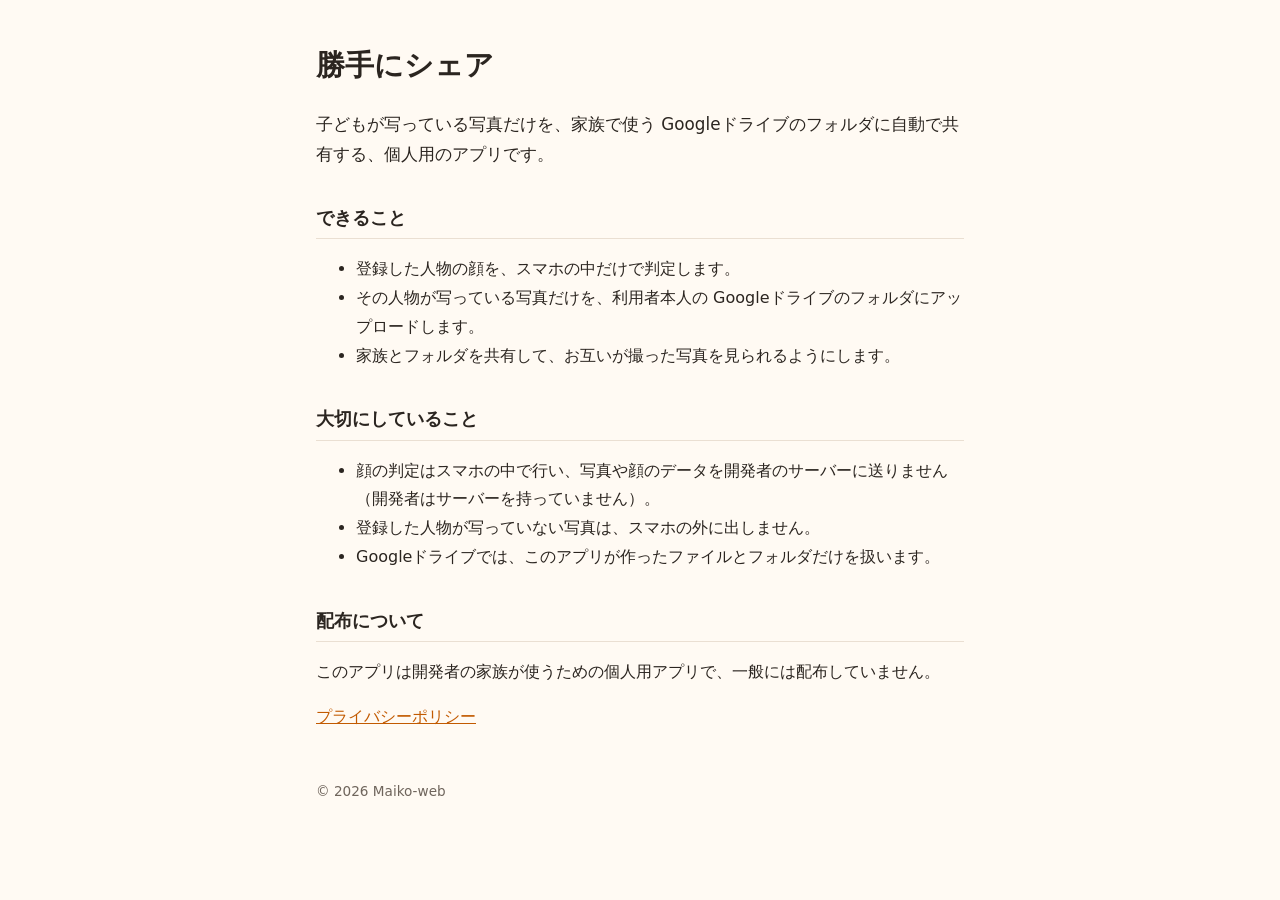
<file: index.html>
<!doctype html>
<html lang="ja">
<head>
  <meta charset="utf-8">
  <meta name="viewport" content="width=device-width, initial-scale=1">
  <title>勝手にシェア</title>
  <meta name="description" content="子どもが写っている写真だけを、家族のGoogleドライブに自動で共有する個人用アプリ">
  <link rel="stylesheet" href="style.css">
</head>
<body>
  <main>
    <h1>勝手にシェア</h1>
    <p class="lead">子どもが写っている写真だけを、家族で使う Googleドライブのフォルダに自動で共有する、個人用のアプリです。</p>

    <h2>できること</h2>
    <ul>
      <li>登録した人物の顔を、スマホの中だけで判定します。</li>
      <li>その人物が写っている写真だけを、利用者本人の Googleドライブのフォルダにアップロードします。</li>
      <li>家族とフォルダを共有して、お互いが撮った写真を見られるようにします。</li>
    </ul>

    <h2>大切にしていること</h2>
    <ul>
      <li>顔の判定はスマホの中で行い、写真や顔のデータを開発者のサーバーに送りません（開発者はサーバーを持っていません）。</li>
      <li>登録した人物が写っていない写真は、スマホの外に出しません。</li>
      <li>Googleドライブでは、このアプリが作ったファイルとフォルダだけを扱います。</li>
    </ul>

    <h2>配布について</h2>
    <p>このアプリは開発者の家族が使うための個人用アプリで、一般には配布していません。</p>

    <p><a href="privacy.html">プライバシーポリシー</a></p>
  </main>
  <footer>
    <p>&copy; 2026 Maiko-web</p>
  </footer>
</body>
</html>
</file>
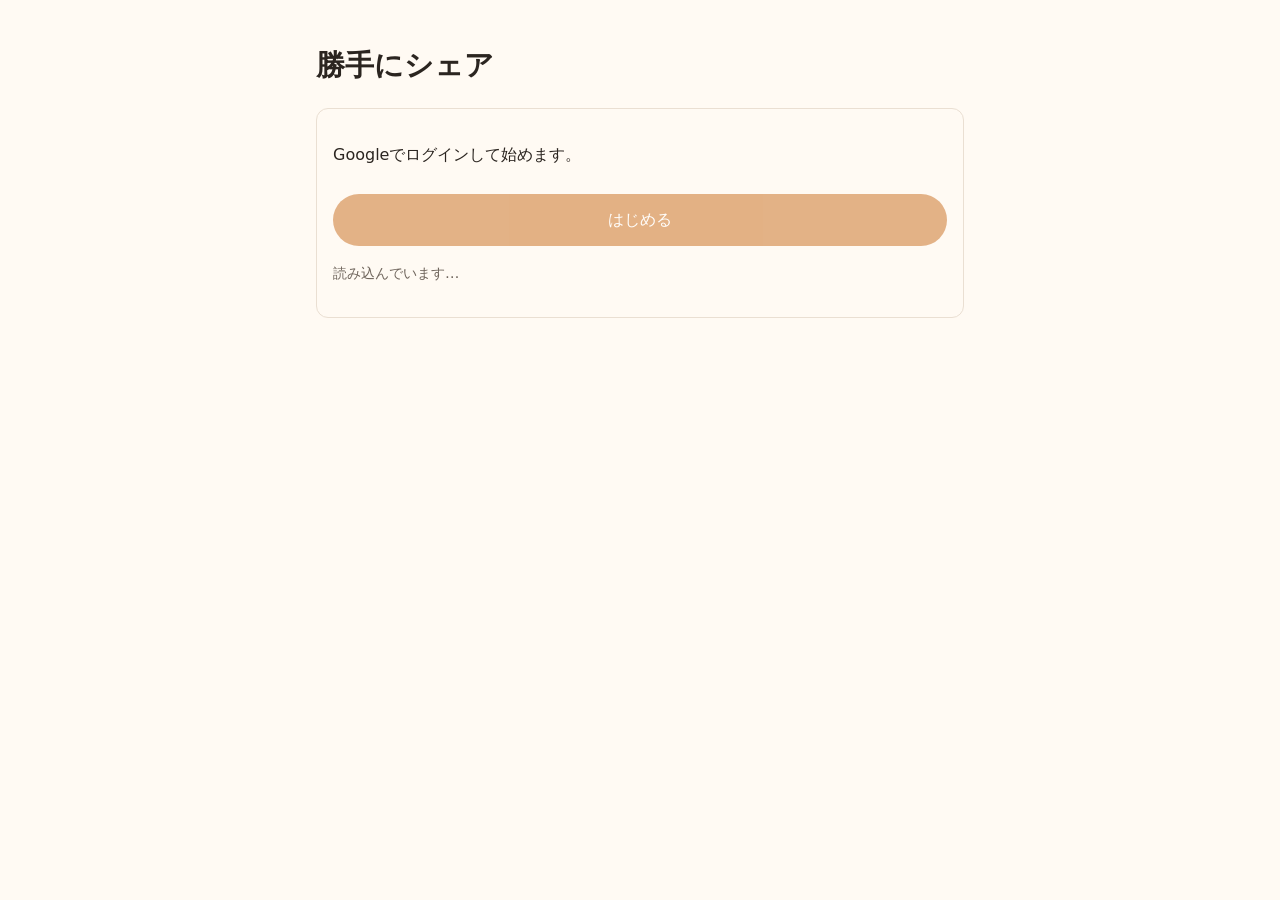
<file: app/index.html>
<!doctype html>
<html lang="ja">
<head>
  <meta charset="utf-8">
  <meta name="viewport" content="width=device-width, initial-scale=1, viewport-fit=cover">
  <meta name="robots" content="noindex">
  <meta name="apple-mobile-web-app-title" content="勝手にシェア">
  <meta name="theme-color" content="#ffb977">
  <title>勝手にシェア</title>
  <link rel="stylesheet" href="../style.css">
  <link rel="stylesheet" href="app.css?v=w9">
</head>
<body>
  <main>
    <h1>勝手にシェア</h1>

    <!-- はじめる（ログイン） -->
    <section class="card" id="startCard">
      <p id="startText">Googleでログインして始めます。</p>
      <button id="start" disabled>はじめる</button>
      <p class="muted" id="startStatus">読み込んでいます…</p>
    </section>

    <!-- 初回の参加手順 -->
    <section class="card" id="setupCard" hidden>
      <h2>はじめての設定</h2>
      <p>共有フォルダ「勝手にシェア」を使えるようにします。最初の1回だけです。</p>
      <div class="step">
        <h3>1. 共有フォルダを選ぶ</h3>
        <p class="muted">開いた画面で「勝手にシェア」を1回タップして選び、「選択」を押してください。</p>
        <p class="picked" id="folderPicked">未選択</p>
        <button id="pickFolder">フォルダを選ぶ</button>
        <button class="secondary" id="pickFolderAlt">一覧が空のとき：別の表示で探す</button>
      </div>
      <div class="step">
        <h3>2. 顔データを選ぶ</h3>
        <p class="muted">開いた画面で「face-data.json」を選び、「選択」を押してください。</p>
        <p class="picked" id="facePicked">未選択</p>
        <button id="pickFace">顔データを選ぶ</button>
        <button class="secondary" id="pickFaceAlt">一覧が空のとき：名前で探す</button>
      </div>
      <p class="muted" id="pickerLog"></p>
      <p class="muted">どちらの画面も空のときは、iPhone の「設定」→「アプリ」→「Safari」→「サイト越えトラッキングを防ぐ」を一時的にオフにして試してください（終わったらオンに戻してください）。</p>
    </section>

    <!-- ホーム -->
    <section id="homeCard" hidden>
      <div class="card">
        <p class="muted" id="who"></p>
        <p id="faceInfo"></p>
        <p id="lastInfo" class="muted"></p>
        <!-- 受け取る形式をはっきり書くと、iPhone は形式を変換せずに元のファイルを渡すため、速く・軽くなる -->
        <input type="file" id="shareFiles" accept="image/heic,image/heif,image/jpeg,image/png" multiple hidden>
        <input type="file" id="shareVideos" accept="video/quicktime,video/mp4" multiple hidden>
        <button id="share">写真を共有する</button>
        <button id="shareVideo">動画を共有する</button>
        <p class="muted">共有済みのものは自動で飛ばすので、多めに選んで大丈夫です。1回の目安は、写真は50枚、動画は5本くらいまでです。</p>
        <button class="secondary" id="openFolder">共有フォルダを開く（みんなの写真）</button>
        <button class="secondary" id="openTest">判定の試験（アップロードしない）</button>
      </div>

      <div class="card" id="shareCard" hidden>
        <h2>共有</h2>
        <p id="shareStatus"></p>
        <progress id="shareProgress" max="1" value="0"></progress>
        <p class="muted" id="shareNote">処理が終わるまで、画面を開いたままにしてください。</p>
        <div id="reviewBox" hidden>
          <h3>要確認</h3>
          <p class="muted">判定が微妙だった写真です。「娘です」を押すと共有します。</p>
          <div id="reviewList"></div>
        </div>
      </div>

      <div class="card" id="testCard" hidden>
        <h2>判定の試験</h2>
        <p class="muted">写真を選ぶと、iPhone の中で顔を判定して分けます。アップロードはしません。初回だけ判定の部品（約40MB）を読み込むので、Wi-Fi のときに試してください。</p>
        <input type="file" id="testFiles" accept="image/heic,image/heif,image/jpeg,image/png" multiple hidden>
        <button id="pickTest">写真を選んで判定する</button>
        <p class="muted" id="testStatus"></p>
        <div id="testResult" hidden>
          <div class="tabs" id="testTabs"></div>
          <div class="grid" id="testGrid"></div>
          <button class="secondary" id="copyTest">結果をコピー</button>
          <pre id="testSummary"></pre>
        </div>
      </div>

      <div class="viewer" id="viewer" hidden>
        <img id="viewerImg" alt="">
        <video id="viewerVideo" controls playsinline hidden></video>
        <p id="viewerText"></p>
        <button class="secondary" id="viewerClose">閉じる</button>
      </div>

      <div class="card" id="joinCard" hidden>
        <h2>家族用の参加リンク</h2>
        <p>このリンクを家族に送ってください。家族はリンクを開いてログインし、最初の1回だけフォルダと顔データを選びます。</p>
        <button class="secondary" id="copyJoin">参加リンクをコピー</button>
        <pre id="joinLink"></pre>
      </div>

      <div class="card">
        <h2>ホーム画面に追加</h2>
        <p class="muted">Safari の共有ボタン（□に↑）→「ホーム画面に追加」で、アプリのように開けます。</p>
        <button class="secondary" id="reset">この端末の設定を消す</button>
      </div>
    </section>

    <p class="muted" id="message"></p>
  </main>

  <script src="app.js?v=w9"></script>
  <script src="https://accounts.google.com/gsi/client" async defer onload="gisLoaded()"></script>
  <script src="https://apis.google.com/js/api.js" async defer onload="gapiLoaded()"></script>
</body>
</html>
</file>
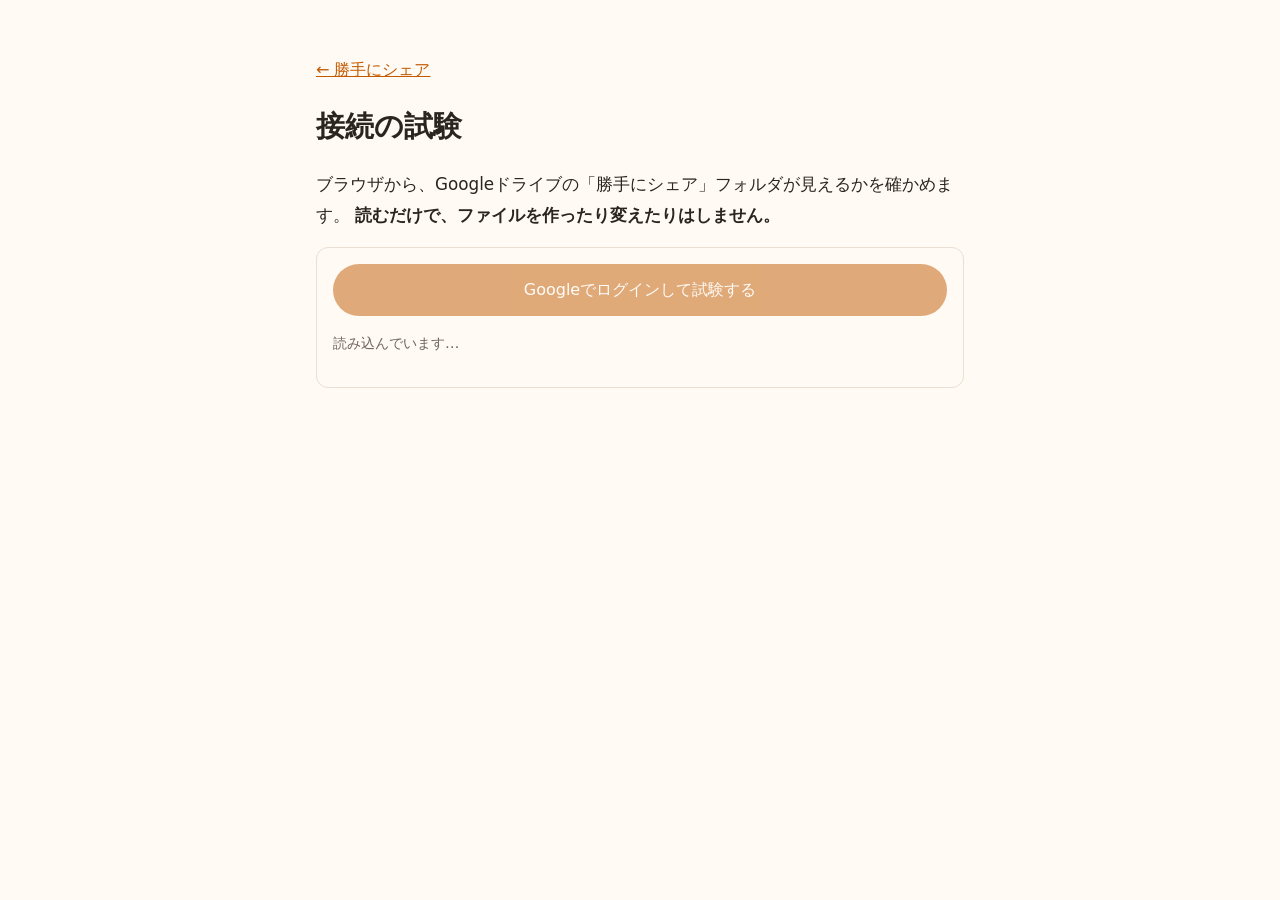
<file: test/index.html>
<!doctype html>
<html lang="ja">
<head>
  <meta charset="utf-8">
  <meta name="viewport" content="width=device-width, initial-scale=1">
  <meta name="robots" content="noindex">
  <title>接続の試験｜勝手にシェア</title>
  <link rel="stylesheet" href="../style.css">
  <style>
    .card { border: 1px solid var(--border); border-radius: 12px; padding: 16px; margin: 16px 0; }
    button {
      font: inherit; font-size: 1rem; padding: 12px 20px; border-radius: 999px; border: none;
      background: var(--accent); color: #fff; cursor: pointer; width: 100%;
    }
    button:disabled { opacity: 0.5; cursor: default; }
    button.secondary { background: transparent; color: var(--accent); border: 1px solid var(--accent); }
    table { width: 100%; border-collapse: collapse; font-size: 0.95rem; }
    th, td { text-align: left; padding: 8px 4px; border-bottom: 1px solid var(--border); vertical-align: top; }
    th { width: 2.2em; }
    .ok { color: #2e7d32; }
    .ng { color: #c62828; }
    .muted { color: var(--muted); font-size: 0.9rem; }
    pre { white-space: pre-wrap; word-break: break-all; font-size: 0.85rem;
          background: rgba(127,127,127,0.08); padding: 12px; border-radius: 8px; }
  </style>
</head>
<body>
  <main>
    <p><a href="../">← 勝手にシェア</a></p>
    <h1>接続の試験</h1>
    <p class="lead">ブラウザから、Googleドライブの「勝手にシェア」フォルダが見えるかを確かめます。
      <strong>読むだけで、ファイルを作ったり変えたりはしません。</strong></p>

    <div class="card">
      <button id="login" disabled>Googleでログインして試験する</button>
      <p class="muted" id="status">読み込んでいます…</p>
    </div>

    <div class="card" id="results" hidden>
      <h2 style="margin-top:0">結果</h2>
      <p id="who"></p>
      <table><tbody id="rows"></tbody></table>
      <p class="muted">下のボタンで結果をコピーして、Claude に貼り付けてください（メールアドレスや写真の名前は含みません）。</p>
      <button class="secondary" id="copy">結果をコピー</button>
      <pre id="summary"></pre>
    </div>

    <div class="card" id="join" hidden>
      <h2 style="margin-top:0">家族用の参加リンク</h2>
      <p>このリンクを家族に送ってください（LINE など）。家族がリンクを開くと、Googleのファイル選択画面に「勝手にシェア」フォルダと顔データだけが表示されます。</p>
      <p class="muted">リンクを知っていても、フォルダを共有されている人しか中身は見られません。</p>
      <button class="secondary" id="copyJoin">参加リンクをコピー</button>
      <pre id="joinLink"></pre>
    </div>
  </main>

  <script src="https://accounts.google.com/gsi/client" async defer onload="gisLoaded()"></script>
  <script>
    // Google Cloud「勝手にシェア Web」のクライアントID（公開しても問題ない識別番号）
    const CLIENT_ID = '105389208635-hchoa8luaeve7hf9bec6qf8o1krm4sns.apps.googleusercontent.com';
    const SCOPE = 'https://www.googleapis.com/auth/drive.file';
    const API = 'https://www.googleapis.com/drive/v3';
    const FOLDER_NAME = '勝手にシェア';
    const FOLDER_MIME = 'application/vnd.google-apps.folder';

    let tokenClient;
    let accessToken = null;
    const $ = (id) => document.getElementById(id);

    function gisLoaded() {
      tokenClient = google.accounts.oauth2.initTokenClient({
        client_id: CLIENT_ID,
        scope: SCOPE,
        callback: (resp) => {
          if (resp.error) {
            $('status').textContent = 'ログインできませんでした：' + resp.error;
            $('login').disabled = false;
            return;
          }
          accessToken = resp.access_token;
          runTests();
        },
        error_callback: (err) => {
          $('status').textContent = 'ログインの画面が開けませんでした：' + (err.type || err.message || err);
          $('login').disabled = false;
        },
      });
      $('login').disabled = false;
      $('status').textContent = 'ボタンを押すと、Googleのログイン画面が開きます。';
    }

    $('login').addEventListener('click', () => {
      $('login').disabled = true;
      $('status').textContent = 'ログインしています…';
      tokenClient.requestAccessToken();
    });

    async function drive(path, params = {}) {
      const url = new URL(API + path);
      for (const [k, v] of Object.entries(params)) url.searchParams.set(k, v);
      const res = await fetch(url, { headers: { Authorization: 'Bearer ' + accessToken } });
      const text = await res.text();
      if (!res.ok) throw new Error(res.status + ' ' + text.slice(0, 300));
      return text ? JSON.parse(text) : null;
    }

    function escapeQuery(s) { return s.replace(/\\/g, '\\\\').replace(/'/g, "\\'"); }

    async function runTests() {
      const results = [];
      const add = (name, ok, detail) => results.push({ name, ok, detail });
      $('status').textContent = '試験しています…';

      // 0. ログインしたアカウント
      let isOwnerAccount = null;
      try {
        const about = await drive('/about', { fields: 'user(emailAddress,displayName)' });
        $('who').textContent = 'ログイン中：' + about.user.emailAddress;
      } catch (e) {
        $('who').textContent = 'アカウントの情報を読めませんでした';
        add('アカウントの情報', false, String(e.message || e));
      }

      // 1. 共有フォルダ「勝手にシェア」が見えるか
      let folder = null;
      try {
        const r = await drive('/files', {
          q: `name = '${escapeQuery(FOLDER_NAME)}' and mimeType = '${FOLDER_MIME}' and trashed = false`,
          fields: 'files(id,name,ownedByMe,capabilities(canAddChildren))',
          spaces: 'drive',
          includeItemsFromAllDrives: 'true',
          supportsAllDrives: 'true',
        });
        const files = r.files || [];
        folder = files[0] || null;
        if (folder) isOwnerAccount = folder.ownedByMe === true;
        add('共有フォルダ「勝手にシェア」が見える', files.length > 0,
          files.length === 0 ? '見えません'
            : `${files.length}件見つかりました（持ち主：${folder.ownedByMe ? 'このアカウント' : '別のアカウント'}、中に追加：${folder.capabilities && folder.capabilities.canAddChildren ? 'できる' : 'できない'}）`);
      } catch (e) {
        add('共有フォルダ「勝手にシェア」が見える', false, String(e.message || e));
      }

      // 2. フォルダの中身（月ごとのフォルダなど）が見えるか
      if (folder) {
        try {
          const r = await drive('/files', {
            q: `'${folder.id}' in parents and trashed = false`,
            fields: 'files(name,mimeType)',
            pageSize: '50',
            spaces: 'drive',
          });
          const files = r.files || [];
          const folders = files.filter((f) => f.mimeType === FOLDER_MIME).length;
          add('フォルダの中身が見える', files.length > 0, `${files.length}件（うちフォルダ ${folders}件）`);
        } catch (e) {
          add('フォルダの中身が見える', false, String(e.message || e));
        }
      } else {
        add('フォルダの中身が見える', false, 'フォルダが見えないため試験していません');
      }

      // 3. 顔データ face-data.json を読めるか
      let faceId = null;
      try {
        const r = await drive('/files', {
          q: "name = 'face-data.json' and trashed = false",
          fields: 'files(id,modifiedTime)',
          spaces: 'drive',
        });
        const files = r.files || [];
        if (files.length === 0) {
          add('顔データを読める', false, '顔データのファイルが見えません');
        } else {
          faceId = files[0].id;
          const data = await drive('/files/' + files[0].id, { alt: 'media' });
          const persons = (data && data.persons) || [];
          const faces = persons.reduce((n, p) => n + ((p.faces || []).length), 0);
          add('顔データを読める', faces > 0, `人物 ${persons.length}人・顔 ${faces}件（最終更新 ${files[0].modifiedTime}）`);
        }
      } catch (e) {
        add('顔データを読める', false, String(e.message || e));
      }

      // 4. Android でアップロードした写真・動画が見えるか
      try {
        const r = await drive('/files', {
          q: "(mimeType contains 'image/' or mimeType contains 'video/') and trashed = false",
          fields: 'files(id,mimeType,thumbnailLink,appProperties)',
          pageSize: '100',
          spaces: 'drive',
        });
        const files = r.files || [];
        const fromAndroid = files.filter((f) => f.appProperties && f.appProperties.assetId).length;
        const videos = files.filter((f) => f.mimeType.startsWith('video/')).length;
        const thumbs = files.filter((f) => f.thumbnailLink).length;
        add('アップロードした写真・動画が見える', fromAndroid > 0,
          `${files.length}件（うち Android から ${fromAndroid}件・動画 ${videos}件・小さい画像あり ${thumbs}件。最大100件まで数えています）`);
      } catch (e) {
        add('アップロードした写真・動画が見える', false, String(e.message || e));
      }

      // 表示
      $('rows').innerHTML = '';
      for (const r of results) {
        const tr = document.createElement('tr');
        const th = document.createElement('th');
        th.textContent = r.ok ? '○' : '×';
        th.className = r.ok ? 'ok' : 'ng';
        const td = document.createElement('td');
        td.innerHTML = '<strong></strong><br><span class="muted"></span>';
        td.querySelector('strong').textContent = r.name;
        td.querySelector('span').textContent = r.detail;
        tr.append(th, td);
        $('rows').append(tr);
      }
      const ownerText = isOwnerAccount === null ? '不明' : (isOwnerAccount ? 'はい' : 'いいえ');
      $('summary').textContent =
        `接続の試験（${new Date().toLocaleString('ja-JP')}）\n` +
        `フォルダの持ち主のアカウントか：${ownerText}\n` +
        `端末：${navigator.userAgent}\n` +
        results.map((r) => `${r.ok ? '○' : '×'} ${r.name}：${r.detail}`).join('\n');
      $('results').hidden = false;
      // フォルダの持ち主なら、家族用の参加リンクを作る
      if (isOwnerAccount && folder && faceId) {
        const url = new URL('picker.html', location.href);
        url.searchParams.set('folder', folder.id);
        url.searchParams.set('face', faceId);
        $('joinLink').textContent = url.toString();
        $('join').hidden = false;
      }
      $('status').textContent = '試験が終わりました。';
      $('login').disabled = false;
      $('login').textContent = 'もう一度試験する';
    }

    $('copyJoin').addEventListener('click', async () => {
      try {
        await navigator.clipboard.writeText($('joinLink').textContent);
        $('copyJoin').textContent = 'コピーしました';
      } catch (_) {
        $('copyJoin').textContent = 'コピーできませんでした（下の文字を長押しで選んでください）';
      }
    });

    $('copy').addEventListener('click', async () => {
      try {
        await navigator.clipboard.writeText($('summary').textContent);
        $('copy').textContent = 'コピーしました';
      } catch (_) {
        $('copy').textContent = 'コピーできませんでした（下の文字を長押しで選んでください）';
      }
    });
  </script>
</body>
</html>
</file>
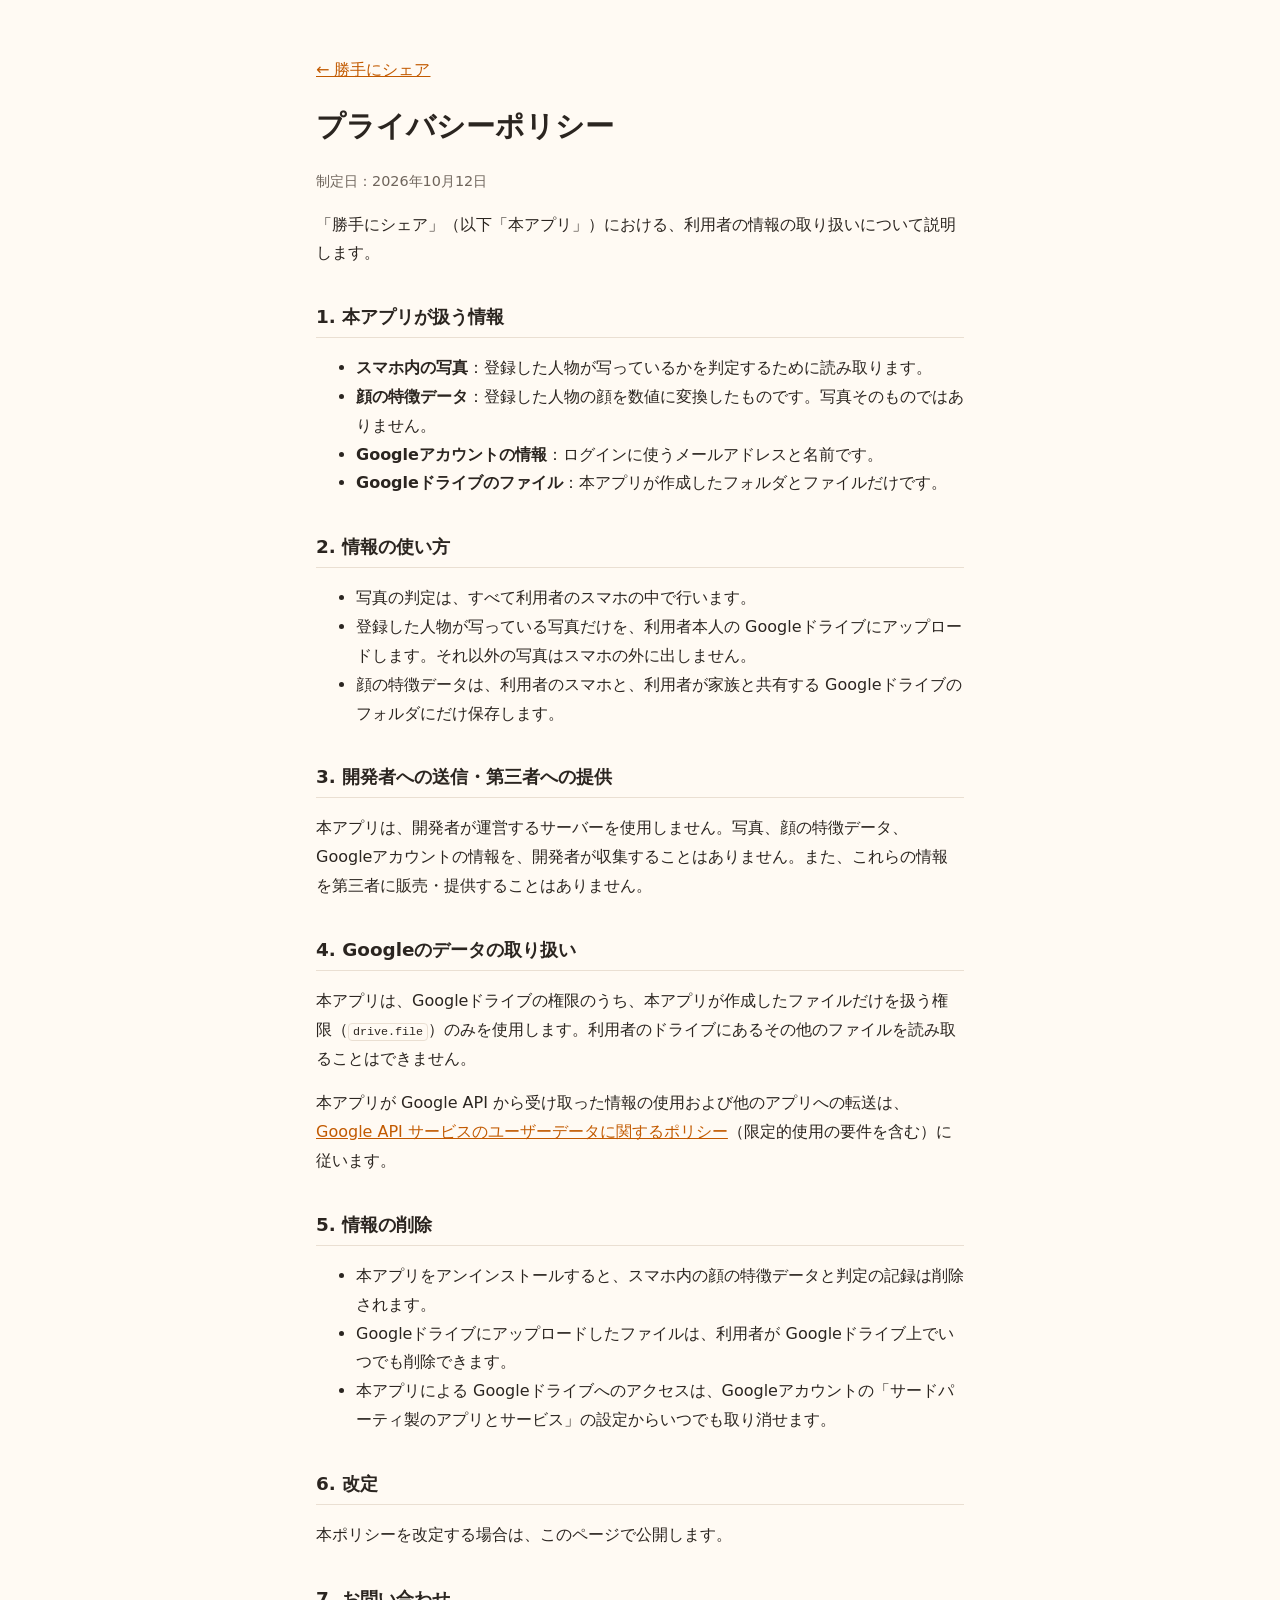
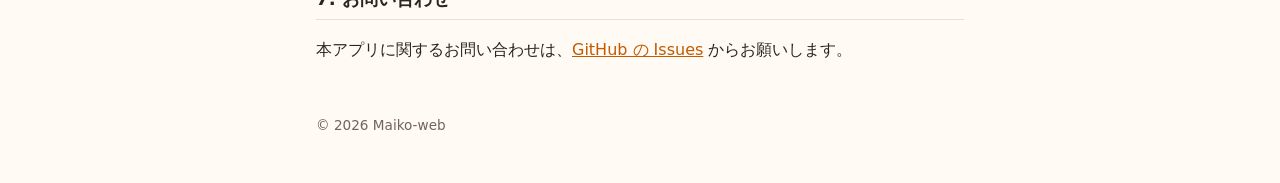
<file: privacy.html>
<!doctype html>
<html lang="ja">
<head>
  <meta charset="utf-8">
  <meta name="viewport" content="width=device-width, initial-scale=1">
  <title>プライバシーポリシー｜勝手にシェア</title>
  <link rel="stylesheet" href="style.css">
</head>
<body>
  <main>
    <p><a href="./">← 勝手にシェア</a></p>
    <h1>プライバシーポリシー</h1>
    <p class="meta">制定日：2026年10月12日</p>

    <p>「勝手にシェア」（以下「本アプリ」）における、利用者の情報の取り扱いについて説明します。</p>

    <h2>1. 本アプリが扱う情報</h2>
    <ul>
      <li><strong>スマホ内の写真</strong>：登録した人物が写っているかを判定するために読み取ります。</li>
      <li><strong>顔の特徴データ</strong>：登録した人物の顔を数値に変換したものです。写真そのものではありません。</li>
      <li><strong>Googleアカウントの情報</strong>：ログインに使うメールアドレスと名前です。</li>
      <li><strong>Googleドライブのファイル</strong>：本アプリが作成したフォルダとファイルだけです。</li>
    </ul>

    <h2>2. 情報の使い方</h2>
    <ul>
      <li>写真の判定は、すべて利用者のスマホの中で行います。</li>
      <li>登録した人物が写っている写真だけを、利用者本人の Googleドライブにアップロードします。それ以外の写真はスマホの外に出しません。</li>
      <li>顔の特徴データは、利用者のスマホと、利用者が家族と共有する Googleドライブのフォルダにだけ保存します。</li>
    </ul>

    <h2>3. 開発者への送信・第三者への提供</h2>
    <p>本アプリは、開発者が運営するサーバーを使用しません。写真、顔の特徴データ、Googleアカウントの情報を、開発者が収集することはありません。また、これらの情報を第三者に販売・提供することはありません。</p>

    <h2>4. Googleのデータの取り扱い</h2>
    <p>本アプリは、Googleドライブの権限のうち、本アプリが作成したファイルだけを扱う権限（<code>drive.file</code>）のみを使用します。利用者のドライブにあるその他のファイルを読み取ることはできません。</p>
    <p>本アプリが Google API から受け取った情報の使用および他のアプリへの転送は、<a href="https://developers.google.com/terms/api-services-user-data-policy" rel="noopener">Google API サービスのユーザーデータに関するポリシー</a>（限定的使用の要件を含む）に従います。</p>

    <h2>5. 情報の削除</h2>
    <ul>
      <li>本アプリをアンインストールすると、スマホ内の顔の特徴データと判定の記録は削除されます。</li>
      <li>Googleドライブにアップロードしたファイルは、利用者が Googleドライブ上でいつでも削除できます。</li>
      <li>本アプリによる Googleドライブへのアクセスは、Googleアカウントの「サードパーティ製のアプリとサービス」の設定からいつでも取り消せます。</li>
    </ul>

    <h2>6. 改定</h2>
    <p>本ポリシーを改定する場合は、このページで公開します。</p>

    <h2>7. お問い合わせ</h2>
    <p>本アプリに関するお問い合わせは、<a href="https://github.com/Maiko-web/katte-ni-share-site/issues" rel="noopener">GitHub の Issues</a> からお願いします。</p>
  </main>
  <footer>
    <p>&copy; 2026 Maiko-web</p>
  </footer>
</body>
</html>
</file>
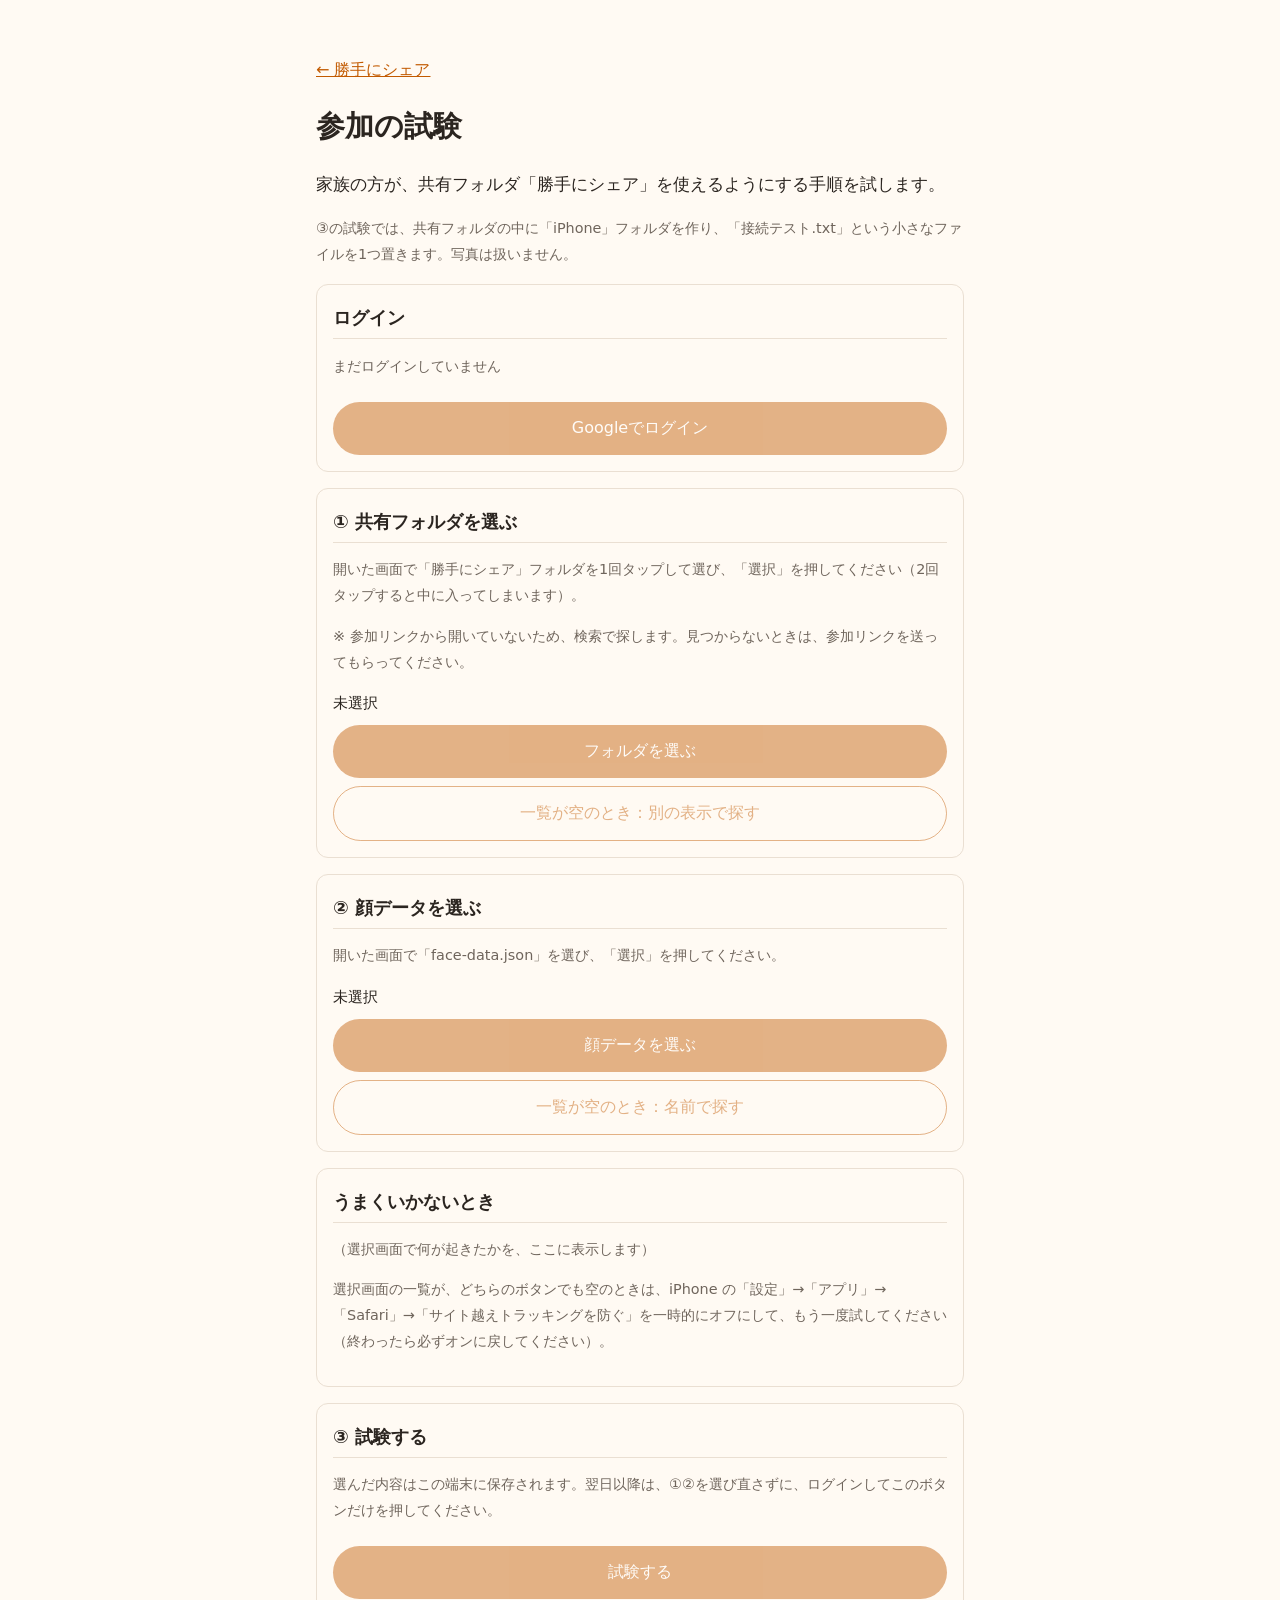
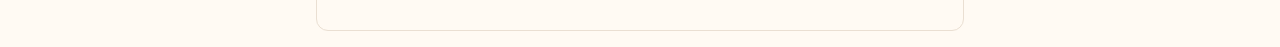
<file: test/picker.html>
<!doctype html>
<html lang="ja">
<head>
  <meta charset="utf-8">
  <meta name="viewport" content="width=device-width, initial-scale=1">
  <meta name="robots" content="noindex">
  <title>参加の試験｜勝手にシェア</title>
  <link rel="stylesheet" href="../style.css">
  <style>
    .card { border: 1px solid var(--border); border-radius: 12px; padding: 16px; margin: 16px 0; }
    .card h2 { margin-top: 0; }
    button {
      font: inherit; font-size: 1rem; padding: 12px 20px; border-radius: 999px; border: none;
      background: var(--accent); color: #fff; cursor: pointer; width: 100%; margin-top: 8px;
    }
    button:disabled { opacity: 0.45; cursor: default; }
    button.secondary { background: transparent; color: var(--accent); border: 1px solid var(--accent); }
    table { width: 100%; border-collapse: collapse; font-size: 0.95rem; }
    th, td { text-align: left; padding: 8px 4px; border-bottom: 1px solid var(--border); vertical-align: top; }
    th { width: 2.2em; }
    .ok { color: #2e7d32; }
    .ng { color: #c62828; }
    .muted { color: var(--muted); font-size: 0.9rem; }
    .picked { font-size: 0.95rem; margin: 8px 0 0; }
    pre { white-space: pre-wrap; word-break: break-all; font-size: 0.85rem;
          background: rgba(127,127,127,0.08); padding: 12px; border-radius: 8px; }
    /* スマホでは Google のファイル選択画面を全画面に広げる（はみ出して「選択」が押せなくならないように）。
       入れ物（.picker-dialog-content）が二重になっているため、外側を全画面に固定し、
       中の画面（iframe）を 100% にする（高さが潰れて一覧が見えなくなるのを防ぐ） */
    @media (max-width: 600px) {
      .picker-dialog { position: fixed !important; inset: 0 !important;
                       width: auto !important; height: auto !important; }
      .picker-dialog > .picker-dialog-content { position: absolute !important; inset: 0 !important;
                                                width: auto !important; height: auto !important; }
      .picker-dialog-content.picker-frame, iframe.picker-dialog-frame {
        width: 100% !important; height: 100% !important; }
    }
  </style>
</head>
<body>
  <main>
    <p><a href="../">← 勝手にシェア</a></p>
    <h1>参加の試験</h1>
    <p class="lead">家族の方が、共有フォルダ「勝手にシェア」を使えるようにする手順を試します。</p>
    <p class="muted">③の試験では、共有フォルダの中に「iPhone」フォルダを作り、「接続テスト.txt」という小さなファイルを1つ置きます。写真は扱いません。</p>

    <div class="card">
      <h2>ログイン</h2>
      <p id="who" class="muted">まだログインしていません</p>
      <button id="login" disabled>Googleでログイン</button>
    </div>

    <div class="card">
      <h2>① 共有フォルダを選ぶ</h2>
      <p class="muted">開いた画面で「勝手にシェア」フォルダを1回タップして選び、「選択」を押してください（2回タップすると中に入ってしまいます）。</p>
      <p class="muted" id="noLink" hidden>※ 参加リンクから開いていないため、検索で探します。見つからないときは、参加リンクを送ってもらってください。</p>
      <p class="picked" id="folderPicked">未選択</p>
      <button id="pickFolder" disabled>フォルダを選ぶ</button>
      <button class="secondary" id="pickFolderAlt" disabled>一覧が空のとき：別の表示で探す</button>
    </div>

    <div class="card">
      <h2>② 顔データを選ぶ</h2>
      <p class="muted">開いた画面で「face-data.json」を選び、「選択」を押してください。</p>
      <p class="picked" id="facePicked">未選択</p>
      <button id="pickFace" disabled>顔データを選ぶ</button>
      <button class="secondary" id="pickFaceAlt" disabled>一覧が空のとき：名前で探す</button>
    </div>

    <div class="card">
      <h2>うまくいかないとき</h2>
      <p class="muted" id="pickerLog">（選択画面で何が起きたかを、ここに表示します）</p>
      <p class="muted">選択画面の一覧が、どちらのボタンでも空のときは、iPhone の「設定」→「アプリ」→「Safari」→「サイト越えトラッキングを防ぐ」を一時的にオフにして、もう一度試してください（終わったら必ずオンに戻してください）。</p>
    </div>

    <div class="card">
      <h2>③ 試験する</h2>
      <p class="muted">選んだ内容はこの端末に保存されます。翌日以降は、①②を選び直さずに、ログインしてこのボタンだけを押してください。</p>
      <button id="run" disabled>試験する</button>
      <p class="muted" id="status"></p>
    </div>

    <div class="card" id="results" hidden>
      <h2>結果</h2>
      <table><tbody id="rows"></tbody></table>
      <p class="muted">下のボタンで結果をコピーして、Claude に貼り付けてください（メールアドレスや写真の名前は含みません）。</p>
      <button class="secondary" id="copy">結果をコピー</button>
      <pre id="summary"></pre>
    </div>
  </main>

  <script>
    // 公開しても問題ない値（クライアントID、プロジェクト番号、サイト専用に制限した鍵）
    const CLIENT_ID = '105389208635-hchoa8luaeve7hf9bec6qf8o1krm4sns.apps.googleusercontent.com';
    const APP_ID = '105389208635';
    const API_KEY = 'AIzaSyCeRWLNiz-JnJl0PInXSoowZS2wYh2gyFI';
    const SCOPE = 'https://www.googleapis.com/auth/drive.file';
    const API = 'https://www.googleapis.com/drive/v3';
    const UPLOAD = 'https://www.googleapis.com/upload/drive/v3/files?uploadType=multipart&fields=id';
    const FOLDER_MIME = 'application/vnd.google-apps.folder';
    const STORE_KEY = 'katte-ni-share-picker-test';

    const $ = (id) => document.getElementById(id);
    // 参加リンク（picker.html?folder=…&face=…）から開いた場合は、そのフォルダと顔データだけを選択画面に出す
    const HINT = new URLSearchParams(location.search);
    const HINT_FOLDER = HINT.get('folder');
    const HINT_FACE = HINT.get('face');
    $('noLink').hidden = !!(HINT_FOLDER && HINT_FACE);
    let tokenClient = null;
    let accessToken = null;
    let pickerReady = false;
    let saved = load();

    function load() {
      try { return JSON.parse(localStorage.getItem(STORE_KEY)) || {}; } catch (_) { return {}; }
    }
    function save() {
      // 選んだ日を記録する（翌日以降の試験で、選び直さずに使えたかを見るため）
      saved.pickedAt = new Date().toLocaleString('ja-JP');
      try { localStorage.setItem(STORE_KEY, JSON.stringify(saved)); } catch (_) {}
    }

    function refresh() {
      const loggedIn = !!accessToken;
      for (const id of ['pickFolder', 'pickFolderAlt', 'pickFace', 'pickFaceAlt']) {
        $(id).disabled = !(loggedIn && pickerReady);
      }
      $('run').disabled = !(loggedIn && saved.folderId && saved.faceId);
      $('folderPicked').textContent = saved.folderId ? '選択済み：' + saved.folderName : '未選択';
      $('facePicked').textContent = saved.faceId ? '選択済み：' + saved.faceName : '未選択';
    }

    window.gisLoaded = () => {
      tokenClient = google.accounts.oauth2.initTokenClient({
        client_id: CLIENT_ID,
        scope: SCOPE,
        callback: async (resp) => {
          if (resp.error) {
            $('who').textContent = 'ログインできませんでした：' + resp.error;
            $('login').disabled = false;
            return;
          }
          accessToken = resp.access_token;
          try {
            const about = await drive('/about', { fields: 'user(emailAddress)' });
            $('who').textContent = 'ログイン中：' + about.user.emailAddress;
          } catch (_) {
            $('who').textContent = 'ログインしました';
          }
          $('login').textContent = 'ログインし直す';
          $('login').disabled = false;
          await adoptLinkedItems();
          refresh();
        },
        error_callback: (err) => {
          $('who').textContent = 'ログインの画面が開けませんでした：' + (err.type || err.message || err);
          $('login').disabled = false;
        },
      });
      $('login').disabled = false;
    };

    window.gapiLoaded = () => {
      gapi.load('picker', () => { pickerReady = true; refresh(); });
    };

    $('login').addEventListener('click', () => {
      $('login').disabled = true;
      tokenClient.requestAccessToken();
    });

    /**
     * 別の端末（PC など）ですでに選んでいれば、このアプリには許可が付いているので、
     * 参加リンクのフォルダと顔データを、選び直さずにそのまま使う。
     */
    async function adoptLinkedItems() {
      if (!HINT_FOLDER || !HINT_FACE) return;
      const results = [];
      for (const [key, id] of [['folder', HINT_FOLDER], ['face', HINT_FACE]]) {
        try {
          const f = await drive('/files/' + id, { fields: 'id,name,mimeType' });
          if (key === 'folder' && f.mimeType === FOLDER_MIME && !saved.folderId) {
            saved.folderId = f.id;
            saved.folderName = f.name;
            results.push('フォルダ');
          }
          if (key === 'face' && f.name === 'face-data.json' && !saved.faceId) {
            saved.faceId = f.id;
            saved.faceName = f.name;
            results.push('顔データ');
          }
        } catch (_) {
          // まだ選んでいない（このアプリに許可が無い）
        }
      }
      if (results.length > 0) {
        save();
        $('pickerLog').textContent =
          `${results.join('と')}は、すでに使える状態でした（前に別の端末で選んだため）。選び直しは不要です`;
      }
    }

    function openPicker(view, title, onPicked) {
      $('pickerLog').textContent = '選択画面を開いています…';
      const builder = new google.picker.PickerBuilder()
        .setAppId(APP_ID)
        .setOAuthToken(accessToken)
        .setDeveloperKey(API_KEY)
        .setOrigin(window.location.protocol + '//' + window.location.host)
        .setLocale('ja')
        .setTitle(title)
        // タブを出さない（同じ名前のタブが並ぶと分かりにくいため、1回に1つの表示にする）
        .enableFeature(google.picker.Feature.NAV_HIDDEN)
        .addView(view)
        .setCallback((data) => {
          const action = data[google.picker.Response.ACTION];
          if (action !== google.picker.Action.PICKED) {
            // 開いた（loaded）、キャンセルなど。うまくいかないときの手がかりとして表示する
            $('pickerLog').textContent = '選択画面：' + action;
            return;
          }
          $('pickerLog').textContent = '選択画面：選びました';
          const doc = data[google.picker.Response.DOCUMENTS][0];
          onPicked(doc[google.picker.Document.ID], doc[google.picker.Document.NAME],
            doc[google.picker.Document.MIME_TYPE]);
        });
      builder.build().setVisible(true);
    }

    function onFolderPicked(id, name, mime) {
      if (mime !== FOLDER_MIME) {
        $('folderPicked').textContent = 'フォルダではありません。もう一度「勝手にシェア」フォルダを選んでください';
        return;
      }
      saved.folderId = id;
      saved.folderName = name;
      save();
      refresh();
    }

    function onFacePicked(id, name) {
      if (name !== 'face-data.json') {
        $('facePicked').textContent = '「face-data.json」ではありません。もう一度選んでください';
        return;
      }
      saved.faceId = id;
      saved.faceName = name;
      save();
      refresh();
    }

    // ① 通常：参加リンクのフォルダだけを表示（参加リンクが無いときは名前で探す）
    $('pickFolder').addEventListener('click', () => {
      const view = HINT_FOLDER
        ? new google.picker.DocsView(google.picker.ViewId.DOCS)
          .setFileIds(HINT_FOLDER)
          .setIncludeFolders(true)
          .setSelectFolderEnabled(true)
          .setMode(google.picker.DocsViewMode.LIST)
        : new google.picker.DocsView(google.picker.ViewId.DOCS)
          .setSelectFolderEnabled(true)
          .setMimeTypes(FOLDER_MIME)
          .setQuery('勝手にシェア')
          .setMode(google.picker.DocsViewMode.LIST);
      openPicker(view, '「勝手にシェア」フォルダを選んでください', onFolderPicked);
    });

    // ① 予備：共有されたフォルダを一覧で表示
    $('pickFolderAlt').addEventListener('click', () => {
      const view = new google.picker.DocsView(google.picker.ViewId.FOLDERS)
        .setOwnedByMe(false)
        .setMimeTypes(FOLDER_MIME)
        .setSelectFolderEnabled(true)
        .setMode(google.picker.DocsViewMode.LIST);
      openPicker(view, '「勝手にシェア」フォルダを選んでください', onFolderPicked);
    });

    // ② 通常：参加リンクの顔データだけを表示（参加リンクが無いときは名前で探す）
    $('pickFace').addEventListener('click', () => {
      const view = HINT_FACE
        ? new google.picker.DocsView(google.picker.ViewId.DOCS)
          .setFileIds(HINT_FACE)
          .setMode(google.picker.DocsViewMode.LIST)
        : new google.picker.DocsView(google.picker.ViewId.DOCS)
          .setQuery('face-data.json')
          .setMode(google.picker.DocsViewMode.LIST);
      openPicker(view, '「face-data.json」を選んでください', onFacePicked);
    });

    // ② 予備：名前で探す
    $('pickFaceAlt').addEventListener('click', () => {
      const view = new google.picker.DocsView(google.picker.ViewId.DOCS)
        .setQuery('face-data.json')
        .setMode(google.picker.DocsViewMode.LIST);
      openPicker(view, '「face-data.json」を選んでください', onFacePicked);
    });

    async function drive(path, params = {}, init = {}) {
      const url = new URL(path.startsWith('http') ? path : API + path);
      for (const [k, v] of Object.entries(params)) url.searchParams.set(k, v);
      const res = await fetch(url, {
        ...init,
        headers: { Authorization: 'Bearer ' + accessToken, ...(init.headers || {}) },
      });
      const text = await res.text();
      if (!res.ok) throw new Error(res.status + ' ' + text.slice(0, 300));
      return text ? JSON.parse(text) : null;
    }

    async function createFolder(name, parentId) {
      return drive('/files', { fields: 'id' }, {
        method: 'POST',
        headers: { 'Content-Type': 'application/json' },
        body: JSON.stringify({ name, mimeType: FOLDER_MIME, parents: [parentId] }),
      });
    }

    async function uploadText(name, parentId, text) {
      const boundary = 'katte' + Date.now();
      const meta = { name, parents: [parentId], mimeType: 'text/plain' };
      const body =
        `--${boundary}\r\nContent-Type: application/json; charset=UTF-8\r\n\r\n${JSON.stringify(meta)}\r\n` +
        `--${boundary}\r\nContent-Type: text/plain; charset=UTF-8\r\n\r\n${text}\r\n` +
        `--${boundary}--`;
      return drive(UPLOAD, {}, {
        method: 'POST',
        headers: { 'Content-Type': `multipart/related; boundary=${boundary}` },
        body,
      });
    }

    $('run').addEventListener('click', async () => {
      $('run').disabled = true;
      $('status').textContent = '試験しています…';
      const results = [];
      const add = (name, ok, detail) => results.push({ name, ok, detail });

      // 1. 選んだフォルダの情報
      try {
        const f = await drive('/files/' + saved.folderId, {
          fields: 'name,ownedByMe,capabilities(canAddChildren,canListChildren)',
        });
        add('選んだフォルダを使える', true,
          `持ち主：${f.ownedByMe ? 'このアカウント' : '別のアカウント'}、中に追加：${f.capabilities && f.capabilities.canAddChildren ? 'できる' : 'できない'}`);
      } catch (e) {
        add('選んだフォルダを使える', false, String(e.message || e));
      }

      // 2. フォルダの中身が見えるか（選んだフォルダの中まで許可が及ぶか）
      //    このページが作った「iPhone」フォルダは常に見えるので数えない
      try {
        const r = await drive('/files', {
          q: `'${saved.folderId}' in parents and trashed = false and name != 'iPhone'`,
          fields: 'files(name,mimeType)',
          pageSize: '50',
        });
        const files = r.files || [];
        add('フォルダの中身が見える（このページが作ったものを除く）', files.length > 0,
          `${files.length}件（うちフォルダ ${files.filter((x) => x.mimeType === FOLDER_MIME).length}件）`);
      } catch (e) {
        add('フォルダの中身が見える', false, String(e.message || e));
      }

      // 3. 顔データを読めるか
      try {
        const meta = await drive('/files/' + saved.faceId, { fields: 'modifiedTime' });
        const data = await drive('/files/' + saved.faceId, { alt: 'media' });
        const persons = (data && data.persons) || [];
        const faces = persons.reduce((n, p) => n + ((p.faces || []).length), 0);
        add('顔データを読める', faces > 0, `人物 ${persons.length}人・顔 ${faces}件（最終更新 ${meta.modifiedTime}）`);
      } catch (e) {
        add('顔データを読める', false, String(e.message || e));
      }

      // 4. 共有フォルダの中に「iPhone」フォルダを作れるか（前に作っていれば、それを使う）
      let iphoneId = null;
      try {
        const r = await drive('/files', {
          q: `name = 'iPhone' and '${saved.folderId}' in parents and mimeType = '${FOLDER_MIME}' and trashed = false`,
          fields: 'files(id)',
        });
        if (r.files && r.files.length > 0) {
          iphoneId = r.files[0].id;
          add('「iPhone」フォルダを作れる', true, '前に作ったフォルダが見つかりました');
        } else {
          iphoneId = (await createFolder('iPhone', saved.folderId)).id;
          add('「iPhone」フォルダを作れる', true, '作りました');
        }
      } catch (e) {
        add('「iPhone」フォルダを作れる', false, String(e.message || e));
      }

      // 5. ファイルを置けるか
      if (iphoneId) {
        try {
          await uploadText('接続テスト.txt', iphoneId,
            '勝手にシェア（ブラウザ版）からの接続テスト\n' + new Date().toISOString() + '\n');
          add('ファイルを置ける', true, '「iPhone」フォルダに「接続テスト.txt」を置きました');
        } catch (e) {
          add('ファイルを置ける', false, String(e.message || e));
        }
      } else {
        add('ファイルを置ける', false, 'フォルダを作れなかったため試験していません');
      }

      // 6. Android からアップロードした写真が見えるか（フォルダを選んだことで見えるようになるか）
      try {
        const r = await drive('/files', {
          q: "(mimeType contains 'image/' or mimeType contains 'video/') and trashed = false",
          fields: 'files(appProperties)',
          pageSize: '100',
        });
        const files = r.files || [];
        const fromAndroid = files.filter((f) => f.appProperties && f.appProperties.assetId).length;
        add('Android の写真・動画が見える', fromAndroid > 0, `${files.length}件（うち Android から ${fromAndroid}件）`);
      } catch (e) {
        add('Android の写真・動画が見える', false, String(e.message || e));
      }

      $('rows').innerHTML = '';
      for (const r of results) {
        const tr = document.createElement('tr');
        const th = document.createElement('th');
        th.textContent = r.ok ? '○' : '×';
        th.className = r.ok ? 'ok' : 'ng';
        const td = document.createElement('td');
        td.innerHTML = '<strong></strong><br><span class="muted"></span>';
        td.querySelector('strong').textContent = r.name;
        td.querySelector('span').textContent = r.detail;
        tr.append(th, td);
        $('rows').append(tr);
      }
      $('summary').textContent =
        `参加の試験（${new Date().toLocaleString('ja-JP')}）\n` +
        `選んだ日：${saved.pickedAt || '不明'}\n` +
        `端末：${navigator.userAgent}\n` +
        results.map((r) => `${r.ok ? '○' : '×'} ${r.name}：${r.detail}`).join('\n');
      $('results').hidden = false;
      $('status').textContent = '試験が終わりました。';
      $('run').disabled = false;
    });

    $('copy').addEventListener('click', async () => {
      try {
        await navigator.clipboard.writeText($('summary').textContent);
        $('copy').textContent = 'コピーしました';
      } catch (_) {
        $('copy').textContent = 'コピーできませんでした（下の文字を長押しで選んでください）';
      }
    });

    refresh();
  </script>
  <script src="https://accounts.google.com/gsi/client" async defer onload="gisLoaded()"></script>
  <script src="https://apis.google.com/js/api.js" async defer onload="gapiLoaded()"></script>
</body>
</html>
</file>
<file: style.css>
:root {
  --bg: #fffaf3;
  --text: #2b2520;
  --muted: #6f655c;
  --accent: #c25a00;
  --border: #eadfd2;
}

@media (prefers-color-scheme: dark) {
  :root {
    --bg: #1d1916;
    --text: #f1e9e0;
    --muted: #b3a79b;
    --accent: #ffa65c;
    --border: #3a332d;
  }
}

* { box-sizing: border-box; }

body {
  margin: 0;
  background: var(--bg);
  color: var(--text);
  font-family: system-ui, -apple-system, "Hiragino Sans", "Noto Sans JP", sans-serif;
  line-height: 1.8;
}

main, footer {
  max-width: 680px;
  margin: 0 auto;
  padding: 0 16px;
}

main { padding-top: 40px; }

h1 { font-size: 1.8rem; margin: 0 0 16px; }
h2 { font-size: 1.15rem; margin: 32px 0 8px; padding-bottom: 4px; border-bottom: 1px solid var(--border); }

.lead { font-size: 1.05rem; }
.meta { color: var(--muted); font-size: 0.9rem; }

a { color: var(--accent); }

code {
  font-size: 0.9em;
  padding: 1px 4px;
  border: 1px solid var(--border);
  border-radius: 4px;
}

footer {
  margin-top: 48px;
  padding-bottom: 32px;
  color: var(--muted);
  font-size: 0.85rem;
}
</file>
<file: app/app.css>
.card { border: 1px solid var(--border); border-radius: 12px; padding: 16px; margin: 16px 0; }
.card h2 { margin-top: 0; }
.step { margin-top: 16px; }
.step h3 { font-size: 1rem; margin: 0 0 4px; }
button {
  font: inherit; font-size: 1rem; padding: 12px 20px; border-radius: 999px; border: none;
  background: var(--accent); color: #fff; cursor: pointer; width: 100%; margin-top: 8px;
}
button:disabled { opacity: 0.45; cursor: default; }
button.secondary { background: transparent; color: var(--accent); border: 1px solid var(--accent); }
.muted { color: var(--muted); font-size: 0.9rem; }
.picked { font-size: 0.95rem; margin: 8px 0 0; }
pre { white-space: pre-wrap; word-break: break-all; font-size: 0.85rem;
      background: rgba(127,127,127,0.08); padding: 12px; border-radius: 8px; }
.tabs { display: flex; gap: 8px; margin: 12px 0; }
.tabs button { margin: 0; padding: 8px 4px; font-size: 0.9rem; background: transparent;
               color: var(--accent); border: 1px solid var(--accent); }
.tabs button.active { background: var(--accent); color: #fff; }
.grid { display: grid; grid-template-columns: repeat(3, 1fr); gap: 6px; }
.tile { position: relative; aspect-ratio: 1; border-radius: 6px; overflow: hidden; background: rgba(127,127,127,0.15); }
.tile img { width: 100%; height: 100%; object-fit: cover; display: block; }
.tile span { position: absolute; left: 4px; bottom: 4px; background: rgba(0,0,0,0.55); color: #fff;
             font-size: 12px; padding: 1px 6px; border-radius: 4px; }
.viewer { position: fixed; inset: 0; background: var(--bg); z-index: 10; padding: 16px;
          padding-top: calc(16px + env(safe-area-inset-top)); overflow: auto; text-align: center; }
progress { width: 100%; height: 8px; }
.review-item { display: flex; gap: 12px; align-items: center; margin: 12px 0; }
.review-item img { width: 96px; height: 96px; object-fit: cover; border-radius: 8px; flex: none; }
.review-item .actions { flex: 1; }
.review-item button { padding: 8px 12px; margin-top: 4px; }
#viewerText, #shareNote { white-space: pre-line; }
.viewer img, .viewer video { max-width: 100%; max-height: 70vh; border-radius: 8px; }
main { padding-bottom: calc(32px + env(safe-area-inset-bottom)); }

/* スマホでは Google のファイル選択画面を全画面に広げる（入れ物が二重なので外側を固定し、
   中の画面を 100% にする。高さが潰れて一覧が見えなくなるのを防ぐ） */
@media (max-width: 600px) {
  .picker-dialog { position: fixed !important; inset: 0 !important;
                   width: auto !important; height: auto !important; }
  .picker-dialog > .picker-dialog-content { position: absolute !important; inset: 0 !important;
                                            width: auto !important; height: auto !important; }
  .picker-dialog-content.picker-frame, iframe.picker-dialog-frame {
    width: 100% !important; height: 100% !important; }
}
</file>
